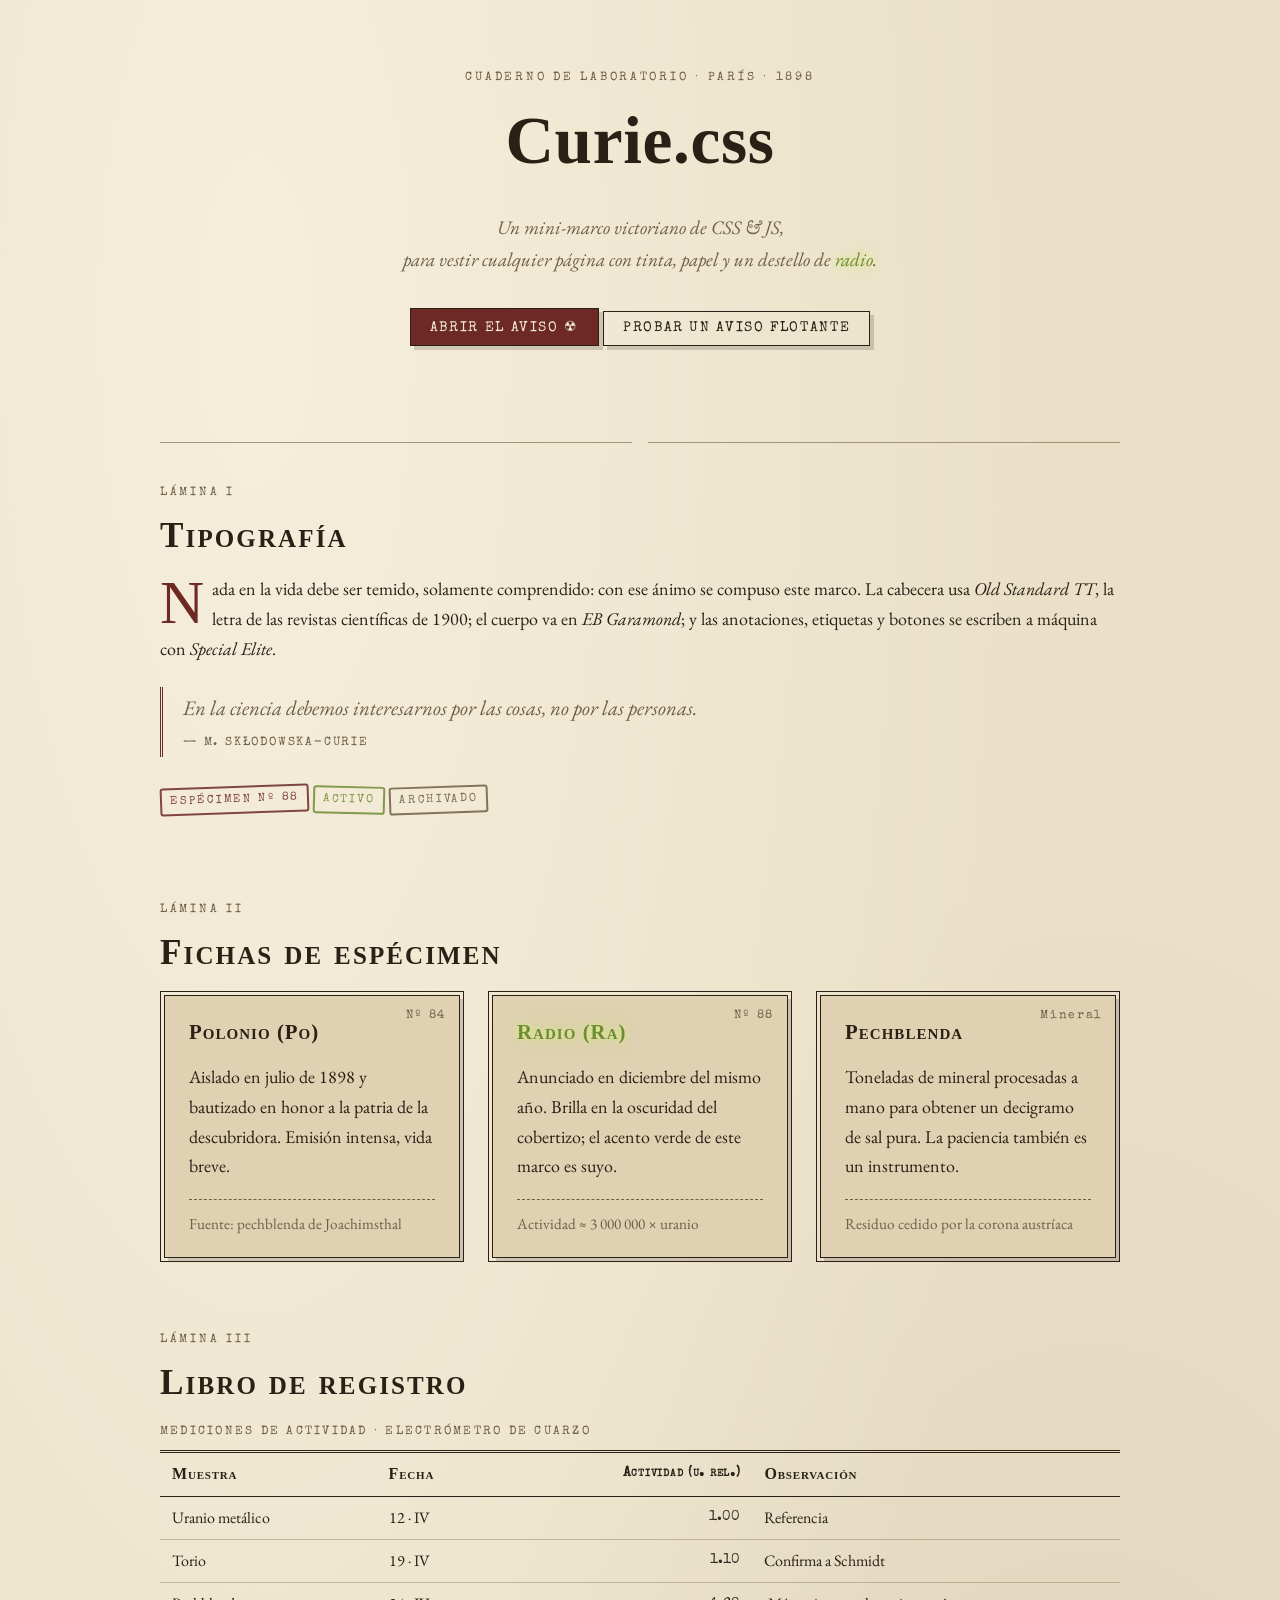
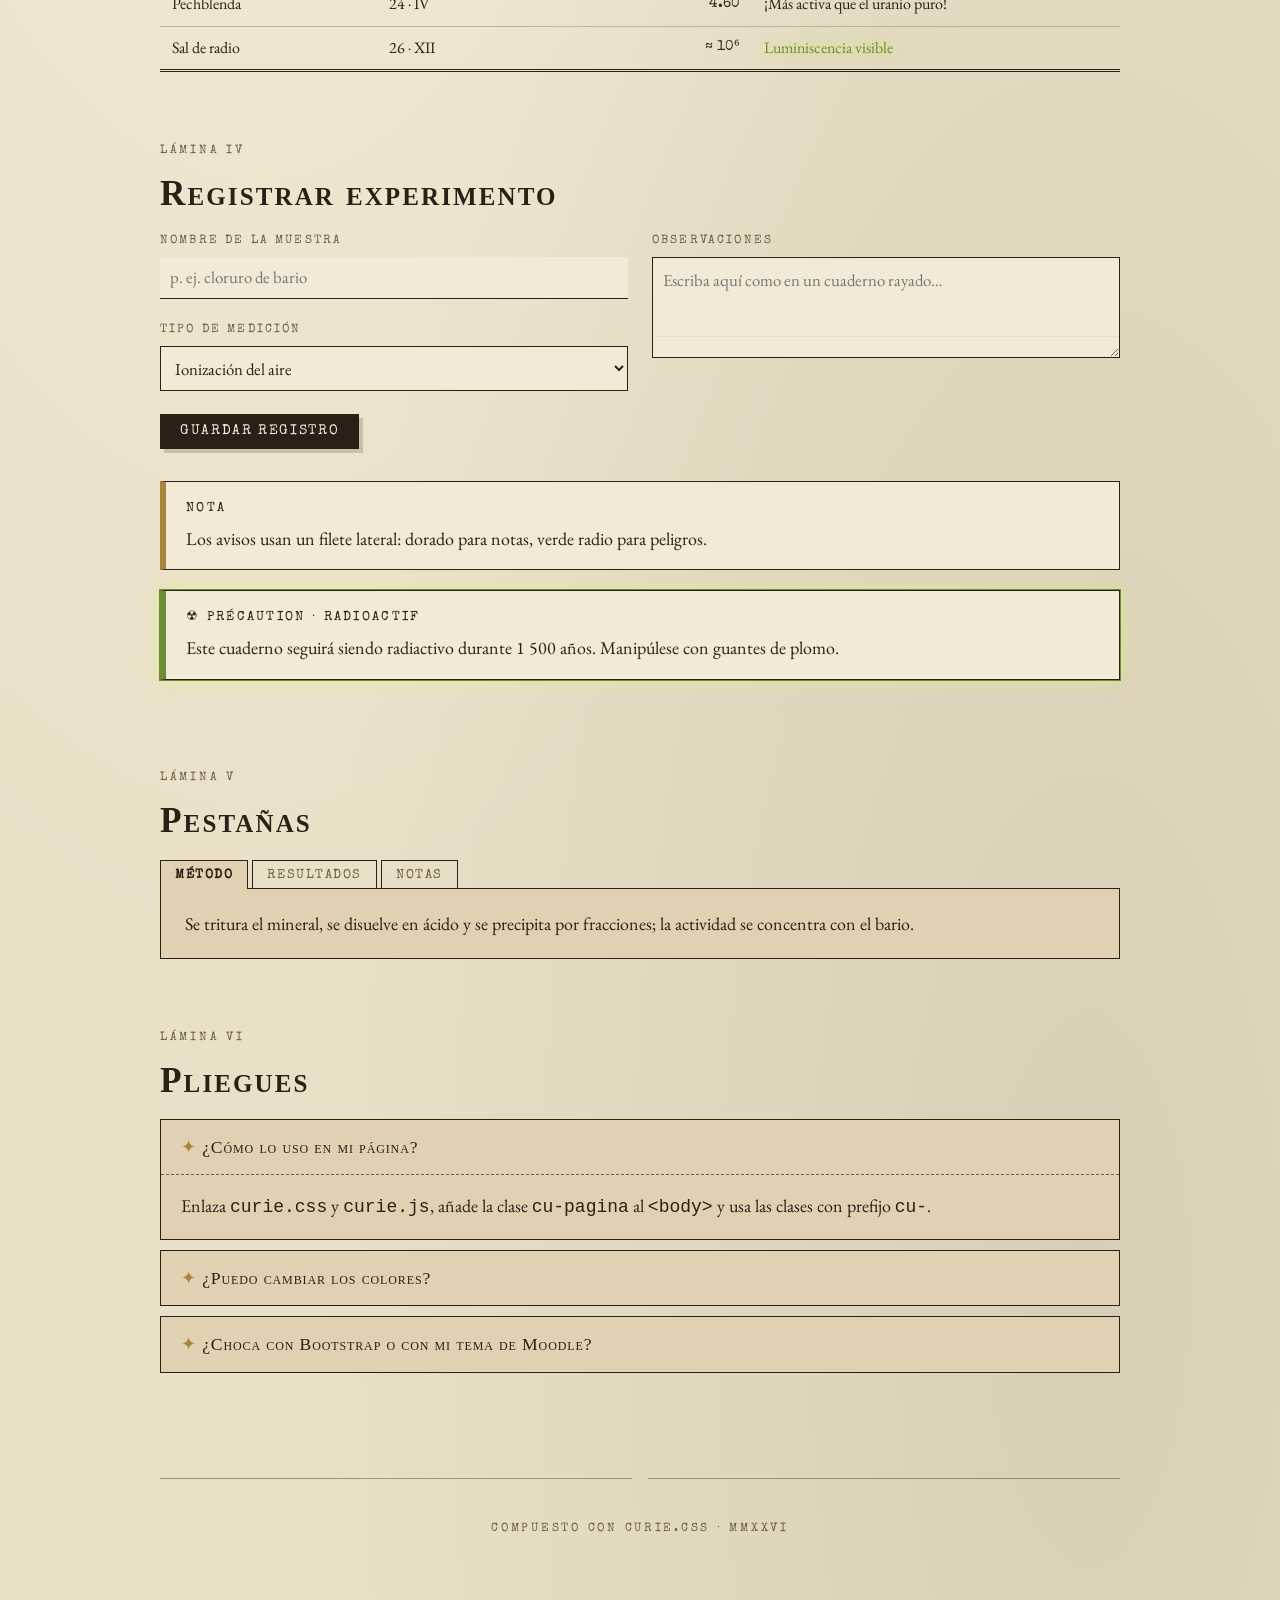
<file: index.html>
<!DOCTYPE html>
<html lang="es">
<head>
<meta charset="UTF-8">
<meta name="viewport" content="width=device-width, initial-scale=1.0">
<title>Curie.css — mini-marco victoriano</title>
<link rel="stylesheet" href="curie.css">
<script src="curie.js" defer></script>
</head>
<body class="cu-pagina">

  <!-- ═══ Portada ═══ -->
  <header class="cu-seccion cu-centrado">
    <div class="cu-contenedor">
      <p class="cu-pretitulo">Cuaderno de laboratorio · París · 1898</p>
      <h1>Curie.css</h1>
      <p class="cu-subtitulo">Un mini-marco victoriano de CSS &amp; JS,<br>para vestir cualquier página con tinta, papel y un destello de <span class="cu-fosforescente">radio</span>.</p>
      <div class="cu-mt-2">
        <button class="cu-btn cu-btn--granate" data-cu-abrir="#modal-aviso">Abrir el aviso ☢</button>
        <button class="cu-btn cu-btn--fantasma" onclick="CurieUI.avisar('❦ Anotado en el cuaderno.')">Probar un aviso flotante</button>
      </div>
    </div>
  </header>

  <div class="cu-contenedor">
    <hr class="cu-ornamento" aria-hidden="true"><span></span></hr>

    <!-- ═══ Tipografía ═══ -->
    <section class="cu-seccion" style="padding-top:0">
      <p class="cu-pretitulo">Lámina I</p>
      <h2>Tipografía</h2>
      <p class="cu-capitular">Nada en la vida debe ser temido, solamente comprendido: con ese ánimo se compuso este marco. La cabecera usa <em>Old Standard TT</em>, la letra de las revistas científicas de 1900; el cuerpo va en <em>EB Garamond</em>; y las anotaciones, etiquetas y botones se escriben a máquina con <em>Special Elite</em>.</p>
      <blockquote class="cu-cita">
        En la ciencia debemos interesarnos por las cosas, no por las personas.
        <cite>— M. Skłodowska-Curie</cite>
      </blockquote>
      <p>
        <span class="cu-sello">Espécimen nº 88</span>
        <span class="cu-sello cu-sello--radio">Activo</span>
        <span class="cu-sello cu-sello--sepia">Archivado</span>
      </p>
    </section>

    <!-- ═══ Fichas ═══ -->
    <section class="cu-seccion" style="padding-top:0">
      <p class="cu-pretitulo">Lámina II</p>
      <h2>Fichas de espécimen</h2>
      <div class="cu-fila cu-mt-1">
        <div class="cu-col cu-ficha">
          <span class="cu-ficha__num">Nº 84</span>
          <h3>Polonio (Po)</h3>
          <p>Aislado en julio de 1898 y bautizado en honor a la patria de la descubridora. Emisión intensa, vida breve.</p>
          <div class="cu-ficha__pie">Fuente: pechblenda de Joachimsthal</div>
        </div>
        <div class="cu-col cu-ficha">
          <span class="cu-ficha__num">Nº 88</span>
          <h3><span class="cu-fosforescente">Radio (Ra)</span></h3>
          <p>Anunciado en diciembre del mismo año. Brilla en la oscuridad del cobertizo; el acento verde de este marco es suyo.</p>
          <div class="cu-ficha__pie">Actividad ≈ 3 000 000 × uranio</div>
        </div>
        <div class="cu-col cu-ficha">
          <span class="cu-ficha__num">Mineral</span>
          <h3>Pechblenda</h3>
          <p>Toneladas de mineral procesadas a mano para obtener un decigramo de sal pura. La paciencia también es un instrumento.</p>
          <div class="cu-ficha__pie">Residuo cedido por la corona austríaca</div>
        </div>
      </div>
    </section>

    <!-- ═══ Tabla ═══ -->
    <section class="cu-seccion" style="padding-top:0">
      <p class="cu-pretitulo">Lámina III</p>
      <h2>Libro de registro</h2>
      <table class="cu-tabla cu-mt-1">
        <caption>Mediciones de actividad · electrómetro de cuarzo</caption>
        <thead>
          <tr><th>Muestra</th><th>Fecha</th><th class="cu-num">Actividad (u. rel.)</th><th>Observación</th></tr>
        </thead>
        <tbody>
          <tr><td>Uranio metálico</td><td>12 · IV</td><td class="cu-num">1.00</td><td>Referencia</td></tr>
          <tr><td>Torio</td><td>19 · IV</td><td class="cu-num">1.10</td><td>Confirma a Schmidt</td></tr>
          <tr><td>Pechblenda</td><td>24 · IV</td><td class="cu-num">4.60</td><td>¡Más activa que el uranio puro!</td></tr>
          <tr><td>Sal de radio</td><td>26 · XII</td><td class="cu-num">≈ 10⁶</td><td class="cu-fosforescente">Luminiscencia visible</td></tr>
        </tbody>
      </table>
    </section>

    <!-- ═══ Formulario ═══ -->
    <section class="cu-seccion" style="padding-top:0">
      <p class="cu-pretitulo">Lámina IV</p>
      <h2>Registrar experimento</h2>
      <div class="cu-fila cu-mt-1">
        <div class="cu-col">
          <div class="cu-campo">
            <label class="cu-etiqueta" for="muestra">Nombre de la muestra</label>
            <input class="cu-entrada" id="muestra" type="text" placeholder="p. ej. cloruro de bario">
          </div>
          <div class="cu-campo">
            <label class="cu-etiqueta" for="tipo">Tipo de medición</label>
            <select class="cu-selector" id="tipo">
              <option>Ionización del aire</option>
              <option>Fotografía por emanación</option>
              <option>Pesada en balanza</option>
            </select>
          </div>
          <button class="cu-btn" onclick="CurieUI.avisar('Registro guardado en el libro.')">Guardar registro</button>
        </div>
        <div class="cu-col">
          <div class="cu-campo">
            <label class="cu-etiqueta" for="notas">Observaciones</label>
            <textarea class="cu-area" id="notas" placeholder="Escriba aquí como en un cuaderno rayado…"></textarea>
          </div>
        </div>
      </div>

      <div class="cu-aviso cu-aviso--nota cu-mt-2">
        <span class="cu-aviso__titulo">Nota</span>
        Los avisos usan un filete lateral: dorado para notas, verde radio para peligros.
      </div>
      <div class="cu-aviso cu-aviso--peligro">
        <span class="cu-aviso__titulo">☢ Précaution · Radioactif</span>
        Este cuaderno seguirá siendo radiactivo durante 1 500 años. Manipúlese con guantes de plomo.
      </div>
    </section>

    <!-- ═══ Pestañas ═══ -->
    <section class="cu-seccion" style="padding-top:0">
      <p class="cu-pretitulo">Lámina V</p>
      <h2>Pestañas</h2>
      <div data-cu="pestanas" class="cu-mt-1">
        <div class="cu-pestanas__barra" role="tablist">
          <button class="cu-pestanas__btn">Método</button>
          <button class="cu-pestanas__btn">Resultados</button>
          <button class="cu-pestanas__btn">Notas</button>
        </div>
        <div class="cu-pestanas__panel">Se tritura el mineral, se disuelve en ácido y se precipita por fracciones; la actividad se concentra con el bario.</div>
        <div class="cu-pestanas__panel">Tras miles de cristalizaciones, la sal obtenida emite luz propia y mantiene su temperatura por encima de la ambiente.</div>
        <div class="cu-pestanas__panel">El cobertizo gotea cuando llueve; aun así, «fueron los años más felices de nuestra vida».</div>
      </div>
    </section>

    <!-- ═══ Pliegues ═══ -->
    <section class="cu-seccion" style="padding-top:0">
      <p class="cu-pretitulo">Lámina VI</p>
      <h2>Pliegues</h2>
      <div data-cu-exclusivo class="cu-mt-1">
        <details class="cu-pliegue" open>
          <summary>¿Cómo lo uso en mi página?</summary>
          <div>Enlaza <code>curie.css</code> y <code>curie.js</code>, añade la clase <code>cu-pagina</code> al <code>&lt;body&gt;</code> y usa las clases con prefijo <code>cu-</code>.</div>
        </details>
        <details class="cu-pliegue">
          <summary>¿Puedo cambiar los colores?</summary>
          <div>Sí: todo sale de variables CSS en <code>:root</code> (<code>--cu-papel</code>, <code>--cu-tinta</code>, <code>--cu-radio</code>…). Redefínelas y el marco entero cambia de época.</div>
        </details>
        <details class="cu-pliegue">
          <summary>¿Choca con Bootstrap o con mi tema de Moodle?</summary>
          <div>Todo va con prefijo <code>cu-</code> y la base solo aplica dentro de <code>.cu-pagina</code>, así que puede convivir con otros estilos o envolver solo una sección.</div>
        </details>
      </div>
    </section>

    <footer class="cu-seccion cu-centrado" style="padding-top:0">
      <hr class="cu-ornamento" aria-hidden="true"><span></span></hr>
      <p class="cu-pretitulo">Compuesto con Curie.css · MMXXVI</p>
    </footer>
  </div>

  <!-- ═══ Modal ═══ -->
  <div class="cu-modal" id="modal-aviso" role="dialog" aria-modal="true" aria-labelledby="modal-titulo">
    <div class="cu-modal__fondo"></div>
    <div class="cu-modal__caja">
      <button class="cu-modal__cerrar" aria-label="Cerrar">×</button>
      <p class="cu-pretitulo">Aviso del laboratorio</p>
      <h3 id="modal-titulo">Fosforescencia detectada</h3>
      <p>La muestra <span class="cu-fosforescente">Ra-88</span> emite luz sin fuente aparente. Se recomienda registrar la observación antes de cerrar el cuaderno.</p>
      <button class="cu-btn cu-btn--radio" onclick="CurieUI.avisar('Observación registrada.'); this.closest('.cu-modal').classList.remove('cu-abierto')">Registrar</button>
    </div>
  </div>

</body>
</html>
</file>
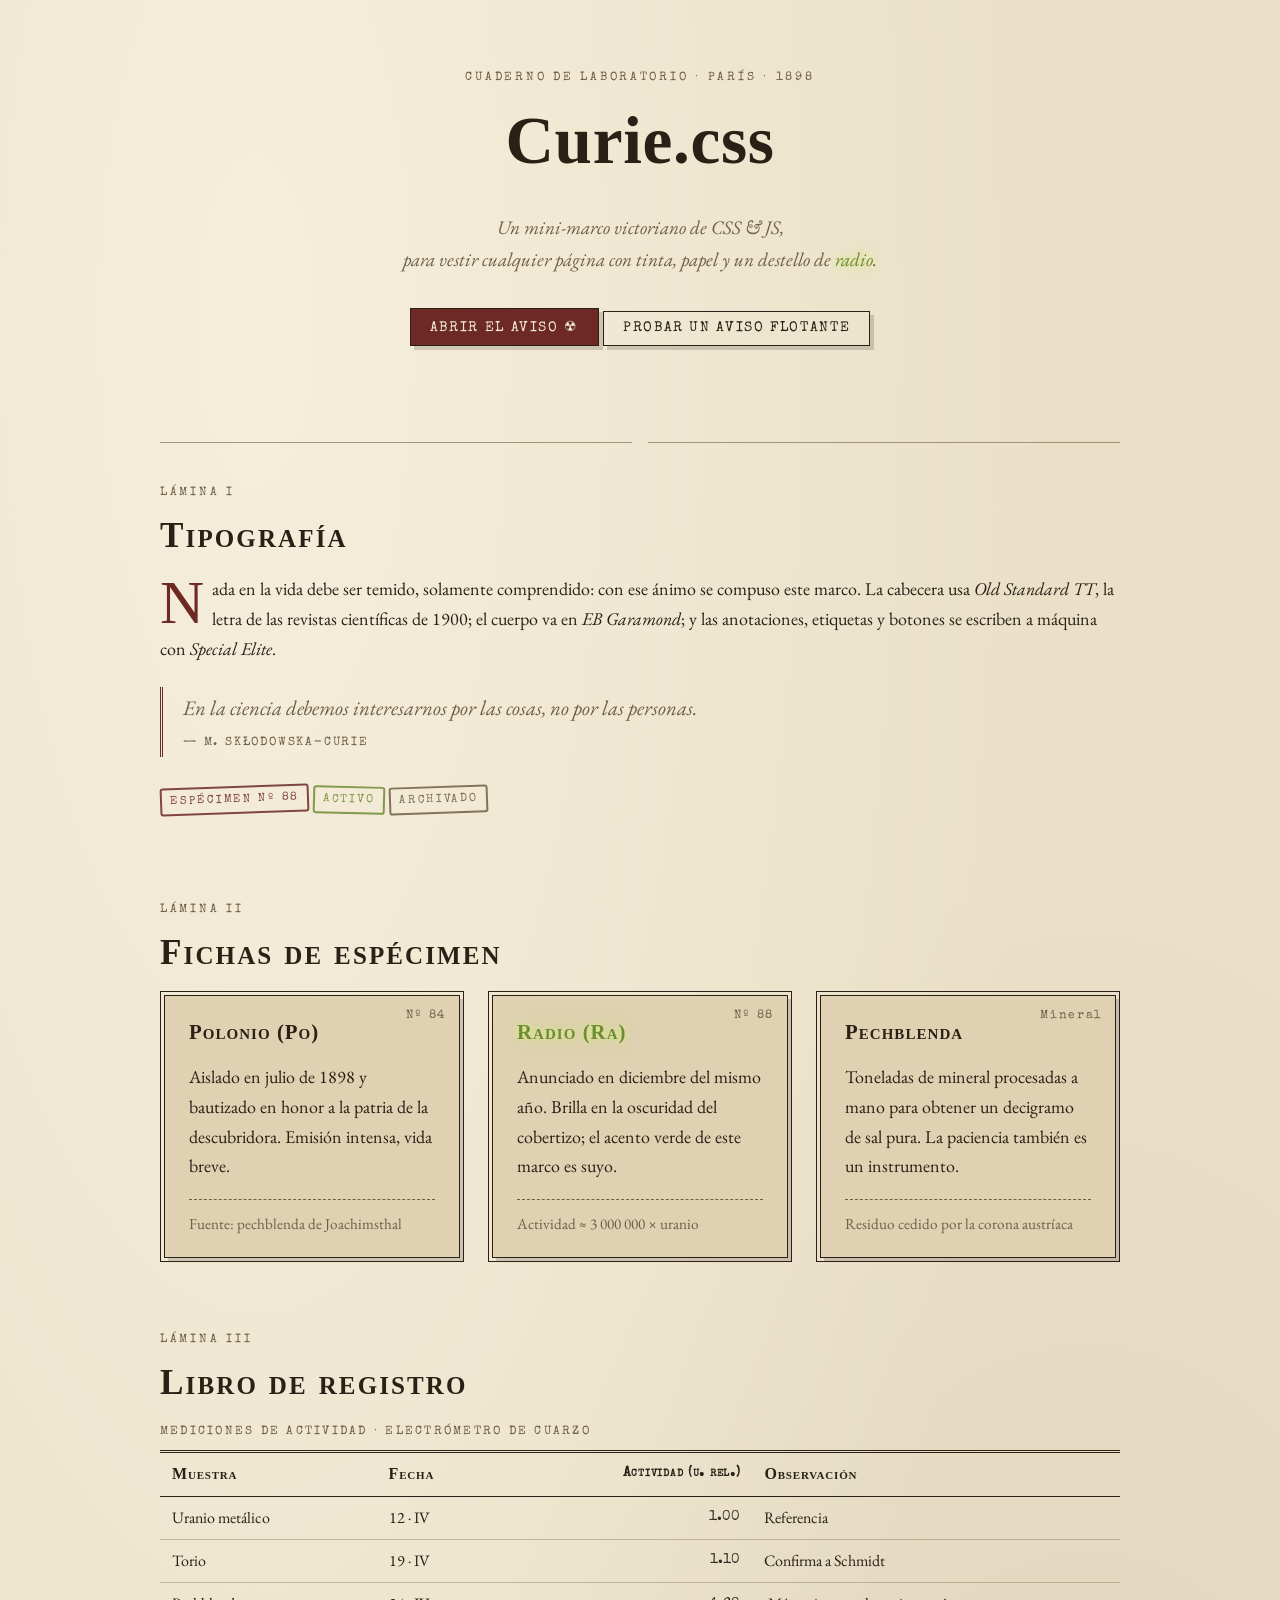
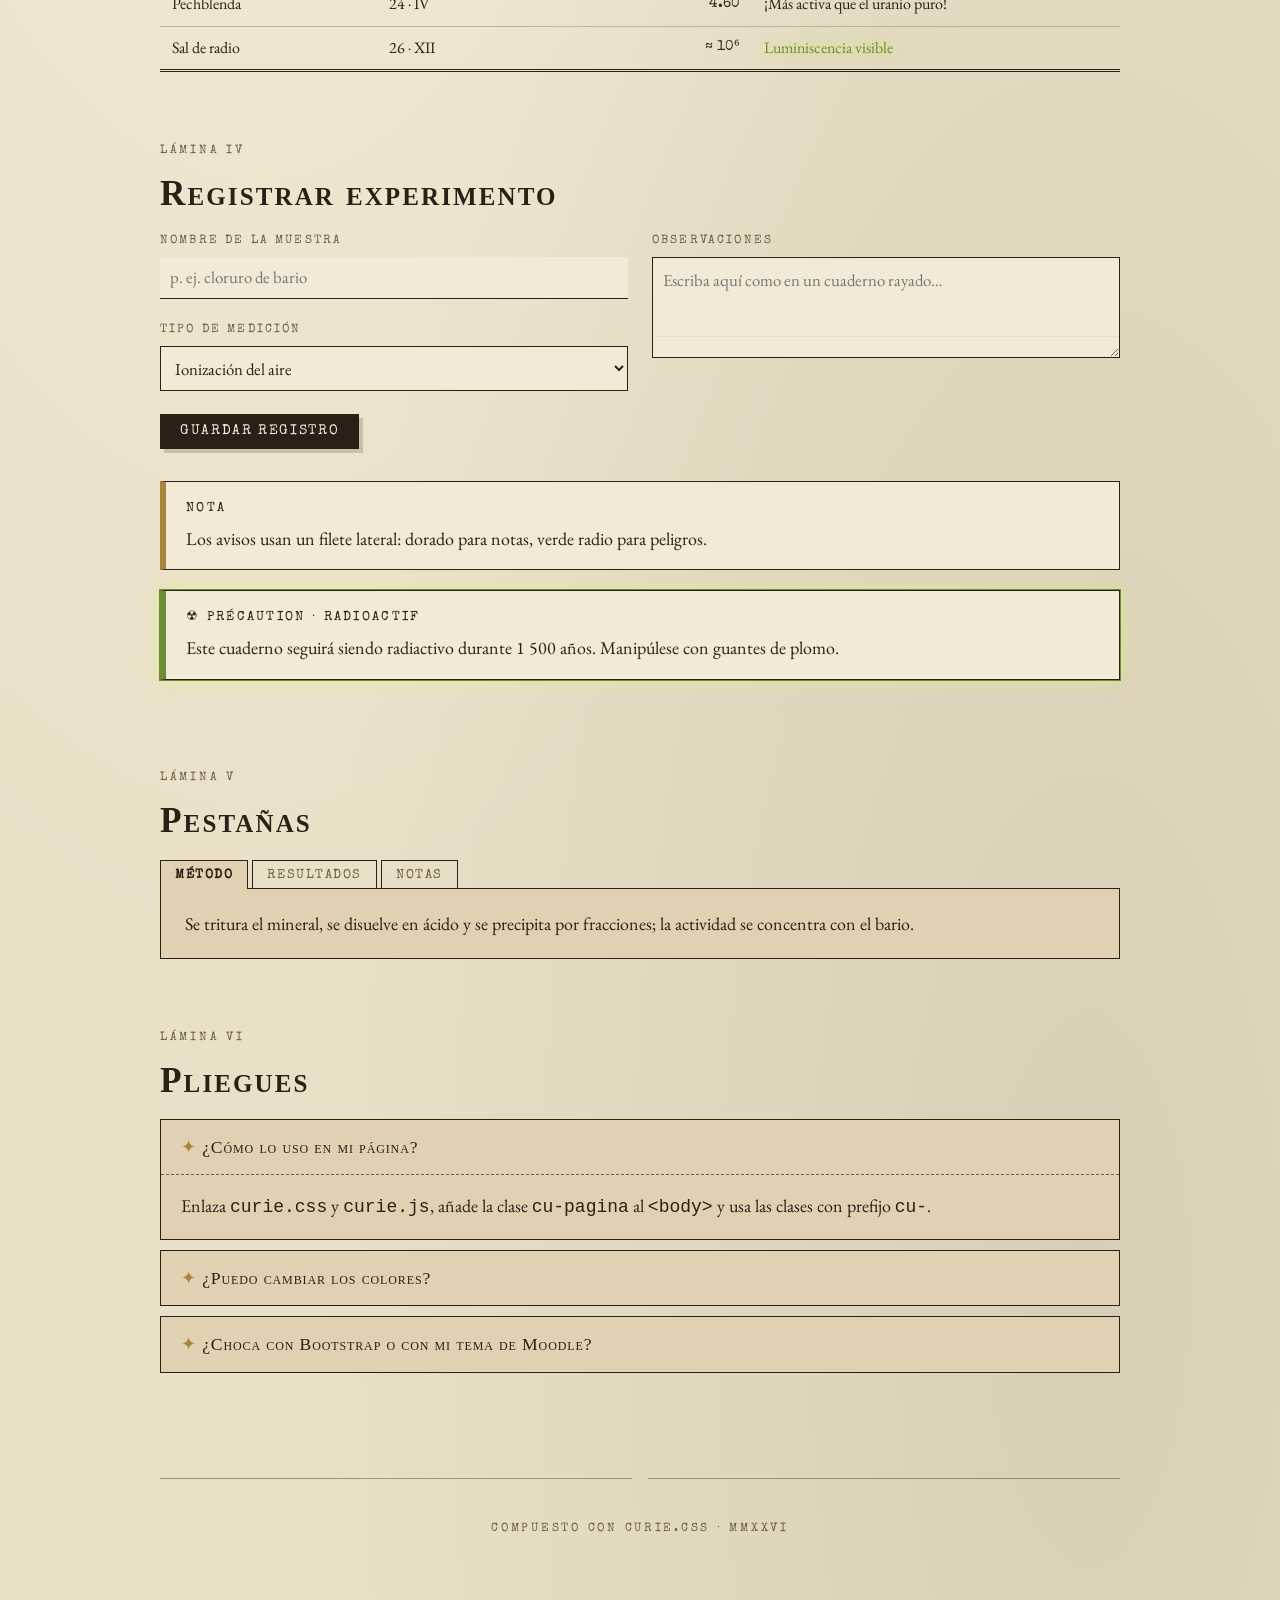
<file: demo.html>
<!DOCTYPE html>
<html lang="es">
<head>
<meta charset="UTF-8">
<meta name="viewport" content="width=device-width, initial-scale=1.0">
<title>Curie.css — mini-marco victoriano</title>
<style>
/* ═══════════════════════════════════════════════════════════════
   CURIE.CSS — Mini-marco de estilos victoriano · c. 1898
   Estética: cuaderno de laboratorio, tinta ferrogálica, papel
   envejecido y un acento fosforescente de radio.

   USO:
     <link rel="stylesheet" href="curie.css">
     <script src="curie.js" defer></script>
     <body class="cu-pagina"> ... </body>

   Todo va con prefijo .cu- para no chocar con otros estilos.
   ═══════════════════════════════════════════════════════════════ */

@import url('https://fonts.googleapis.com/css2?family=Old+Standard+TT:ital,wght@0,400;0,700;1,400&family=EB+Garamond:ital,wght@0,400;0,600;1,400&family=Special+Elite&display=swap');

/* ── 1. Variables ──────────────────────────────────────────── */
:root {
  --cu-papel:        #EAE0C8;   /* papel envejecido            */
  --cu-papel-oscuro: #DFD1B2;   /* paneles y fichas            */
  --cu-papel-claro:  #F2EAD6;   /* campos de formulario        */
  --cu-tinta:        #2A2016;   /* tinta ferrogálica           */
  --cu-sepia:        #6F5F45;   /* anotaciones secundarias     */
  --cu-granate:      #6D2A24;   /* acento victoriano (oxblood) */
  --cu-dorado:       #A8863D;   /* filos dorados               */
  --cu-radio:        #6E8C33;   /* verde radio                 */
  --cu-radio-luz:    #D6F27A;   /* fosforescencia              */

  --cu-serif:   'EB Garamond', Georgia, serif;
  --cu-titular: 'Old Standard TT', 'Times New Roman', serif;
  --cu-maquina: 'Special Elite', 'Courier New', monospace;

  --cu-borde:  1px solid var(--cu-tinta);
  --cu-sombra: 4px 4px 0 rgba(42, 32, 22, .18);
}

/* ── 2. Base (bajo .cu-pagina) ─────────────────────────────── */
.cu-pagina {
  margin: 0;
  background: var(--cu-papel);
  background-image:
    radial-gradient(ellipse at 20% 10%, rgba(255,250,235,.55), transparent 55%),
    radial-gradient(ellipse at 85% 90%, rgba(111, 95, 69,.14), transparent 50%);
  color: var(--cu-tinta);
  font-family: var(--cu-serif);
  font-size: 1.125rem;
  line-height: 1.65;
  -webkit-font-smoothing: antialiased;
}
.cu-pagina ::selection { background: var(--cu-radio-luz); color: var(--cu-tinta); }

.cu-pagina h1, .cu-pagina h2, .cu-pagina h3, .cu-pagina h4 {
  font-family: var(--cu-titular);
  font-weight: 700;
  line-height: 1.15;
  margin: 0 0 .5em;
  letter-spacing: .01em;
}
.cu-pagina h1 { font-size: clamp(2.4rem, 6vw, 4.2rem); }
.cu-pagina h2 { font-size: clamp(1.6rem, 3.5vw, 2.2rem); font-variant: small-caps; letter-spacing: .06em; }
.cu-pagina h3 { font-size: 1.3rem; }
.cu-pagina a { color: var(--cu-granate); text-decoration-thickness: 1px; text-underline-offset: 3px; }
.cu-pagina a:hover { color: var(--cu-tinta); }
.cu-pagina :focus-visible { outline: 2px dotted var(--cu-granate); outline-offset: 3px; }

.cu-contenedor { max-width: 960px; margin-inline: auto; padding: 0 1.25rem; }

/* Retícula sencilla */
.cu-fila { display: flex; flex-wrap: wrap; gap: 1.5rem; }
.cu-col  { flex: 1 1 240px; min-width: 0; }

/* ── 3. Tipografía ornamental ──────────────────────────────── */
.cu-pretitulo {                      /* «ceja» a máquina de escribir */
  font-family: var(--cu-maquina);
  font-size: .78rem;
  letter-spacing: .22em;
  text-transform: uppercase;
  color: var(--cu-sepia);
}
.cu-subtitulo { font-style: italic; color: var(--cu-sepia); font-size: 1.2rem; }

.cu-capitular::first-letter {        /* letra capitular */
  font-family: var(--cu-titular);
  float: left;
  font-size: 3.4em;
  line-height: .82;
  padding: .05em .12em 0 0;
  color: var(--cu-granate);
}

.cu-ornamento {                      /* separador ❦ */
  display: flex; align-items: center; gap: 1rem;
  border: 0; margin: 2.5rem 0;
  color: var(--cu-sepia);
}
.cu-ornamento::before, .cu-ornamento::after {
  content: ""; flex: 1; border-top: 1px solid var(--cu-sepia); opacity: .6;
}
.cu-ornamento::marker { content: none; }
.cu-ornamento > span::before { content: "❦"; font-size: 1.2rem; }

.cu-cita {
  margin: 1.5rem 0; padding: .25rem 1.25rem;
  border-left: 3px double var(--cu-granate);
  font-style: italic; font-size: 1.15em; color: var(--cu-sepia);
}
.cu-cita cite { display: block; font-style: normal; font-family: var(--cu-maquina); font-size: .75rem; letter-spacing: .15em; margin-top: .5rem; text-transform: uppercase; }

/* ── 4. Botones ────────────────────────────────────────────── */
.cu-btn {
  display: inline-block;
  font-family: var(--cu-maquina);
  font-size: .85rem;
  letter-spacing: .12em;
  text-transform: uppercase;
  text-decoration: none;
  color: var(--cu-papel-claro);
  background: var(--cu-tinta);
  border: var(--cu-borde);
  box-shadow: var(--cu-sombra);
  padding: .7em 1.4em;
  cursor: pointer;
  transition: transform .12s ease, box-shadow .12s ease;
}
.cu-btn:hover  { transform: translate(-1px,-1px); box-shadow: 5px 5px 0 rgba(42,32,22,.22); }
.cu-btn:active { transform: translate(2px,2px);  box-shadow: 1px 1px 0 rgba(42,32,22,.25); }
.cu-btn--granate  { background: var(--cu-granate); }
.cu-btn--radio    { background: var(--cu-radio); color: #fff; }
.cu-btn--fantasma { background: transparent; color: var(--cu-tinta); }

/* ── 5. Fichas (cards) ─────────────────────────────────────── */
.cu-ficha {
  background: var(--cu-papel-oscuro);
  border: var(--cu-borde);
  outline: 1px solid var(--cu-tinta);
  outline-offset: 3px;               /* doble filete victoriano */
  box-shadow: var(--cu-sombra);
  padding: 1.5rem 1.5rem 1.25rem;
  position: relative;
  margin: 4px;                       /* aire para el outline    */
}
.cu-ficha__num {                     /* nº de espécimen, esquina */
  position: absolute; top: .6rem; right: .8rem;
  font-family: var(--cu-maquina); font-size: .72rem;
  letter-spacing: .15em; color: var(--cu-sepia);
}
.cu-ficha h3 { font-variant: small-caps; letter-spacing: .05em; }
.cu-ficha__pie { margin-top: 1rem; padding-top: .75rem; border-top: 1px dashed var(--cu-sepia); font-size: .95rem; color: var(--cu-sepia); }

/* ── 6. Tablas (libro de registro) ─────────────────────────── */
.cu-tabla {
  width: 100%; border-collapse: collapse;
  border-top: 3px double var(--cu-tinta);
  border-bottom: 3px double var(--cu-tinta);
  font-size: 1rem;
}
.cu-tabla caption {
  caption-side: top; text-align: left;
  font-family: var(--cu-maquina); font-size: .78rem;
  letter-spacing: .18em; text-transform: uppercase;
  color: var(--cu-sepia); padding-bottom: .5rem;
}
.cu-tabla th {
  font-family: var(--cu-titular); font-variant: small-caps;
  letter-spacing: .05em; text-align: left;
  border-bottom: 1px solid var(--cu-tinta);
  padding: .5rem .75rem;
}
.cu-tabla td { padding: .5rem .75rem; border-bottom: 1px solid rgba(111,95,69,.35); }
.cu-tabla tbody tr:hover { background: rgba(214,242,122,.25); }
.cu-tabla .cu-num { font-family: var(--cu-maquina); font-size: .9rem; text-align: right; }

/* ── 7. Formularios (renglones de cuaderno) ────────────────── */
.cu-campo { margin-bottom: 1.4rem; }
.cu-etiqueta {
  display: block;
  font-family: var(--cu-maquina); font-size: .75rem;
  letter-spacing: .18em; text-transform: uppercase;
  color: var(--cu-sepia); margin-bottom: .35rem;
}
.cu-entrada, .cu-area, .cu-selector {
  width: 100%; box-sizing: border-box;
  font-family: var(--cu-serif); font-size: 1.05rem;
  color: var(--cu-tinta);
  background: var(--cu-papel-claro);
  border: 0; border-bottom: 1px solid var(--cu-tinta);
  padding: .55em .6em;
}
.cu-area { border: var(--cu-borde); min-height: 6em; resize: vertical;
  background-image: repeating-linear-gradient(transparent, transparent 1.55em, rgba(111,95,69,.25) 1.56em);
  line-height: 1.6em;
}
.cu-selector { border: var(--cu-borde); }
.cu-entrada:focus, .cu-area:focus, .cu-selector:focus { border-color: var(--cu-granate); }

/* ── 8. Avisos y sellos ────────────────────────────────────── */
.cu-aviso {
  border: var(--cu-borde); border-left-width: 6px;
  background: var(--cu-papel-claro);
  padding: 1rem 1.25rem; margin: 1.25rem 0;
}
.cu-aviso--nota    { border-left-color: var(--cu-dorado); }
.cu-aviso--peligro {
  border-left-color: var(--cu-radio);
  box-shadow: 0 0 0 1px var(--cu-radio), 0 0 18px rgba(214,242,122,.6);
}
.cu-aviso__titulo { font-family: var(--cu-maquina); font-size: .8rem; letter-spacing: .18em; text-transform: uppercase; display: block; margin-bottom: .3rem; }

.cu-sello {                          /* sello de tampón */
  display: inline-block;
  font-family: var(--cu-maquina); font-size: .72rem;
  letter-spacing: .15em; text-transform: uppercase;
  color: var(--cu-granate);
  border: 2px solid var(--cu-granate); border-radius: 3px;
  padding: .2em .7em; transform: rotate(-2deg);
  opacity: .85;
}
.cu-sello--radio { color: var(--cu-radio); border-color: var(--cu-radio); transform: rotate(1.5deg); }
.cu-sello--sepia { color: var(--cu-sepia); border-color: var(--cu-sepia); }

/* ── 9. Firma: fosforescencia de radio ─────────────────────── */
.cu-fosforescente {
  color: var(--cu-radio);
  text-shadow: 0 0 6px rgba(214,242,122,.9), 0 0 18px rgba(214,242,122,.55);
  animation: cu-latido 3.2s ease-in-out infinite;
}
@keyframes cu-latido {
  0%, 100% { text-shadow: 0 0 5px rgba(214,242,122,.75), 0 0 14px rgba(214,242,122,.4); }
  50%      { text-shadow: 0 0 9px rgba(214,242,122,1),  0 0 26px rgba(214,242,122,.75); }
}
@media (prefers-reduced-motion: reduce) {
  .cu-fosforescente { animation: none; }
  .cu-btn { transition: none; }
}

/* ── 10. Pestañas ──────────────────────────────────────────── */
.cu-pestanas__barra { display: flex; gap: .25rem; border-bottom: var(--cu-borde); flex-wrap: wrap; }
.cu-pestanas__btn {
  font-family: var(--cu-maquina); font-size: .8rem;
  letter-spacing: .12em; text-transform: uppercase;
  background: transparent; color: var(--cu-sepia);
  border: var(--cu-borde); border-bottom: 0;
  padding: .55em 1.1em; cursor: pointer;
  transform: translateY(1px);
}
.cu-pestanas__btn[aria-selected="true"] {
  background: var(--cu-papel-oscuro); color: var(--cu-tinta); font-weight: 700;
}
.cu-pestanas__panel { border: var(--cu-borde); border-top: 0; background: var(--cu-papel-oscuro); padding: 1.25rem 1.5rem; }
.cu-pestanas__panel[hidden] { display: none; }

/* ── 11. Pliegues (acordeón con <details>) ─────────────────── */
.cu-pliegue { border: var(--cu-borde); background: var(--cu-papel-oscuro); margin-bottom: .6rem; }
.cu-pliegue summary {
  cursor: pointer; list-style: none;
  font-family: var(--cu-titular); font-variant: small-caps;
  letter-spacing: .05em; font-size: 1.1rem;
  padding: .8rem 1.25rem;
}
.cu-pliegue summary::before { content: "✦ "; color: var(--cu-dorado); }
.cu-pliegue[open] summary { border-bottom: 1px dashed var(--cu-sepia); }
.cu-pliegue > div { padding: 1rem 1.25rem; }

/* ── 12. Modal y avisos flotantes ──────────────────────────── */
.cu-modal { position: fixed; inset: 0; display: none; place-items: center; z-index: 60; }
.cu-modal.cu-abierto { display: grid; }
.cu-modal__fondo { position: absolute; inset: 0; background: rgba(42,32,22,.55); }
.cu-modal__caja {
  position: relative; background: var(--cu-papel);
  border: var(--cu-borde); outline: 1px solid var(--cu-tinta); outline-offset: 4px;
  box-shadow: 8px 8px 0 rgba(42,32,22,.3);
  max-width: 420px; width: calc(100% - 3rem);
  padding: 1.75rem;
}
.cu-modal__cerrar { position: absolute; top: .4rem; right: .6rem; background: none; border: 0; font-size: 1.4rem; cursor: pointer; color: var(--cu-sepia); }

.cu-toast {
  position: fixed; left: 50%; bottom: 1.5rem; transform: translateX(-50%);
  background: var(--cu-tinta); color: var(--cu-papel-claro);
  font-family: var(--cu-maquina); font-size: .82rem; letter-spacing: .1em;
  border: 1px solid var(--cu-dorado);
  padding: .7em 1.4em; z-index: 70;
  box-shadow: var(--cu-sombra);
}

/* ── 13. Utilidades mínimas ────────────────────────────────── */
.cu-centrado { text-align: center; }
.cu-mt-1 { margin-top: 1rem; } .cu-mt-2 { margin-top: 2rem; } .cu-mt-3 { margin-top: 3rem; }
.cu-mb-1 { margin-bottom: 1rem; } .cu-mb-2 { margin-bottom: 2rem; }
.cu-seccion { padding: 3.5rem 0; }
.cu-oculto { display: none !important; }

@media (max-width: 720px) {
  .cu-pagina { font-size: 1.05rem; }
  .cu-fila { gap: 1rem; }
}

</style>
<script>
/* ═══════════════════════════════════════════════════════════
   CURIE.JS — comportamiento mínimo del mini-marco Curie.css
   Sin dependencias. Se auto-inicializa con atributos data-cu.
   API pública: window.CurieUI.avisar('mensaje')
   ═══════════════════════════════════════════════════════════ */
(function () {
  'use strict';

  /* ── Avisos flotantes (toast) ─────────────────────────── */
  function avisar(mensaje, duracion) {
    var t = document.createElement('div');
    t.className = 'cu-toast';
    t.setAttribute('role', 'status');
    t.textContent = mensaje;
    document.body.appendChild(t);
    setTimeout(function () { t.remove(); }, duracion || 3200);
  }

  /* ── Pestañas: <div data-cu="pestanas"> ───────────────── */
  function iniciarPestanas(raiz) {
    var botones = raiz.querySelectorAll('.cu-pestanas__btn');
    var paneles = raiz.querySelectorAll('.cu-pestanas__panel');
    botones.forEach(function (btn, i) {
      btn.setAttribute('role', 'tab');
      btn.setAttribute('aria-selected', i === 0 ? 'true' : 'false');
      if (paneles[i] && i !== 0) paneles[i].hidden = true;
      btn.addEventListener('click', function () {
        botones.forEach(function (b, j) {
          b.setAttribute('aria-selected', b === btn ? 'true' : 'false');
          if (paneles[j]) paneles[j].hidden = (b !== btn);
        });
      });
    });
  }

  /* ── Modal: disparador [data-cu-abrir="#id"] ──────────── */
  function iniciarModales() {
    document.addEventListener('click', function (ev) {
      var disparador = ev.target.closest('[data-cu-abrir]');
      if (disparador) {
        var modal = document.querySelector(disparador.getAttribute('data-cu-abrir'));
        if (modal) { modal.classList.add('cu-abierto'); }
        return;
      }
      if (ev.target.closest('.cu-modal__cerrar') || ev.target.classList.contains('cu-modal__fondo')) {
        var abierto = ev.target.closest('.cu-modal');
        if (abierto) abierto.classList.remove('cu-abierto');
      }
    });
    document.addEventListener('keydown', function (ev) {
      if (ev.key === 'Escape') {
        document.querySelectorAll('.cu-modal.cu-abierto').forEach(function (m) {
          m.classList.remove('cu-abierto');
        });
      }
    });
  }

  /* ── Acordeón exclusivo: contenedor [data-cu-exclusivo] ─ */
  function iniciarPliegues() {
    document.querySelectorAll('[data-cu-exclusivo]').forEach(function (grupo) {
      grupo.addEventListener('toggle', function (ev) {
        if (ev.target.open) {
          grupo.querySelectorAll('details[open]').forEach(function (d) {
            if (d !== ev.target) d.open = false;
          });
        }
      }, true);
    });
  }

  /* ── Arranque ─────────────────────────────────────────── */
  function iniciar() {
    document.querySelectorAll('[data-cu="pestanas"]').forEach(iniciarPestanas);
    iniciarModales();
    iniciarPliegues();
  }
  if (document.readyState === 'loading') {
    document.addEventListener('DOMContentLoaded', iniciar);
  } else {
    iniciar();
  }

  window.CurieUI = { avisar: avisar };
})();

</script>
</head>
<body class="cu-pagina">

  <!-- ═══ Portada ═══ -->
  <header class="cu-seccion cu-centrado">
    <div class="cu-contenedor">
      <p class="cu-pretitulo">Cuaderno de laboratorio · París · 1898</p>
      <h1>Curie.css</h1>
      <p class="cu-subtitulo">Un mini-marco victoriano de CSS &amp; JS,<br>para vestir cualquier página con tinta, papel y un destello de <span class="cu-fosforescente">radio</span>.</p>
      <div class="cu-mt-2">
        <button class="cu-btn cu-btn--granate" data-cu-abrir="#modal-aviso">Abrir el aviso ☢</button>
        <button class="cu-btn cu-btn--fantasma" onclick="CurieUI.avisar('❦ Anotado en el cuaderno.')">Probar un aviso flotante</button>
      </div>
    </div>
  </header>

  <div class="cu-contenedor">
    <hr class="cu-ornamento" aria-hidden="true"><span></span></hr>

    <!-- ═══ Tipografía ═══ -->
    <section class="cu-seccion" style="padding-top:0">
      <p class="cu-pretitulo">Lámina I</p>
      <h2>Tipografía</h2>
      <p class="cu-capitular">Nada en la vida debe ser temido, solamente comprendido: con ese ánimo se compuso este marco. La cabecera usa <em>Old Standard TT</em>, la letra de las revistas científicas de 1900; el cuerpo va en <em>EB Garamond</em>; y las anotaciones, etiquetas y botones se escriben a máquina con <em>Special Elite</em>.</p>
      <blockquote class="cu-cita">
        En la ciencia debemos interesarnos por las cosas, no por las personas.
        <cite>— M. Skłodowska-Curie</cite>
      </blockquote>
      <p>
        <span class="cu-sello">Espécimen nº 88</span>
        <span class="cu-sello cu-sello--radio">Activo</span>
        <span class="cu-sello cu-sello--sepia">Archivado</span>
      </p>
    </section>

    <!-- ═══ Fichas ═══ -->
    <section class="cu-seccion" style="padding-top:0">
      <p class="cu-pretitulo">Lámina II</p>
      <h2>Fichas de espécimen</h2>
      <div class="cu-fila cu-mt-1">
        <div class="cu-col cu-ficha">
          <span class="cu-ficha__num">Nº 84</span>
          <h3>Polonio (Po)</h3>
          <p>Aislado en julio de 1898 y bautizado en honor a la patria de la descubridora. Emisión intensa, vida breve.</p>
          <div class="cu-ficha__pie">Fuente: pechblenda de Joachimsthal</div>
        </div>
        <div class="cu-col cu-ficha">
          <span class="cu-ficha__num">Nº 88</span>
          <h3><span class="cu-fosforescente">Radio (Ra)</span></h3>
          <p>Anunciado en diciembre del mismo año. Brilla en la oscuridad del cobertizo; el acento verde de este marco es suyo.</p>
          <div class="cu-ficha__pie">Actividad ≈ 3 000 000 × uranio</div>
        </div>
        <div class="cu-col cu-ficha">
          <span class="cu-ficha__num">Mineral</span>
          <h3>Pechblenda</h3>
          <p>Toneladas de mineral procesadas a mano para obtener un decigramo de sal pura. La paciencia también es un instrumento.</p>
          <div class="cu-ficha__pie">Residuo cedido por la corona austríaca</div>
        </div>
      </div>
    </section>

    <!-- ═══ Tabla ═══ -->
    <section class="cu-seccion" style="padding-top:0">
      <p class="cu-pretitulo">Lámina III</p>
      <h2>Libro de registro</h2>
      <table class="cu-tabla cu-mt-1">
        <caption>Mediciones de actividad · electrómetro de cuarzo</caption>
        <thead>
          <tr><th>Muestra</th><th>Fecha</th><th class="cu-num">Actividad (u. rel.)</th><th>Observación</th></tr>
        </thead>
        <tbody>
          <tr><td>Uranio metálico</td><td>12 · IV</td><td class="cu-num">1.00</td><td>Referencia</td></tr>
          <tr><td>Torio</td><td>19 · IV</td><td class="cu-num">1.10</td><td>Confirma a Schmidt</td></tr>
          <tr><td>Pechblenda</td><td>24 · IV</td><td class="cu-num">4.60</td><td>¡Más activa que el uranio puro!</td></tr>
          <tr><td>Sal de radio</td><td>26 · XII</td><td class="cu-num">≈ 10⁶</td><td class="cu-fosforescente">Luminiscencia visible</td></tr>
        </tbody>
      </table>
    </section>

    <!-- ═══ Formulario ═══ -->
    <section class="cu-seccion" style="padding-top:0">
      <p class="cu-pretitulo">Lámina IV</p>
      <h2>Registrar experimento</h2>
      <div class="cu-fila cu-mt-1">
        <div class="cu-col">
          <div class="cu-campo">
            <label class="cu-etiqueta" for="muestra">Nombre de la muestra</label>
            <input class="cu-entrada" id="muestra" type="text" placeholder="p. ej. cloruro de bario">
          </div>
          <div class="cu-campo">
            <label class="cu-etiqueta" for="tipo">Tipo de medición</label>
            <select class="cu-selector" id="tipo">
              <option>Ionización del aire</option>
              <option>Fotografía por emanación</option>
              <option>Pesada en balanza</option>
            </select>
          </div>
          <button class="cu-btn" onclick="CurieUI.avisar('Registro guardado en el libro.')">Guardar registro</button>
        </div>
        <div class="cu-col">
          <div class="cu-campo">
            <label class="cu-etiqueta" for="notas">Observaciones</label>
            <textarea class="cu-area" id="notas" placeholder="Escriba aquí como en un cuaderno rayado…"></textarea>
          </div>
        </div>
      </div>

      <div class="cu-aviso cu-aviso--nota cu-mt-2">
        <span class="cu-aviso__titulo">Nota</span>
        Los avisos usan un filete lateral: dorado para notas, verde radio para peligros.
      </div>
      <div class="cu-aviso cu-aviso--peligro">
        <span class="cu-aviso__titulo">☢ Précaution · Radioactif</span>
        Este cuaderno seguirá siendo radiactivo durante 1 500 años. Manipúlese con guantes de plomo.
      </div>
    </section>

    <!-- ═══ Pestañas ═══ -->
    <section class="cu-seccion" style="padding-top:0">
      <p class="cu-pretitulo">Lámina V</p>
      <h2>Pestañas</h2>
      <div data-cu="pestanas" class="cu-mt-1">
        <div class="cu-pestanas__barra" role="tablist">
          <button class="cu-pestanas__btn">Método</button>
          <button class="cu-pestanas__btn">Resultados</button>
          <button class="cu-pestanas__btn">Notas</button>
        </div>
        <div class="cu-pestanas__panel">Se tritura el mineral, se disuelve en ácido y se precipita por fracciones; la actividad se concentra con el bario.</div>
        <div class="cu-pestanas__panel">Tras miles de cristalizaciones, la sal obtenida emite luz propia y mantiene su temperatura por encima de la ambiente.</div>
        <div class="cu-pestanas__panel">El cobertizo gotea cuando llueve; aun así, «fueron los años más felices de nuestra vida».</div>
      </div>
    </section>

    <!-- ═══ Pliegues ═══ -->
    <section class="cu-seccion" style="padding-top:0">
      <p class="cu-pretitulo">Lámina VI</p>
      <h2>Pliegues</h2>
      <div data-cu-exclusivo class="cu-mt-1">
        <details class="cu-pliegue" open>
          <summary>¿Cómo lo uso en mi página?</summary>
          <div>Enlaza <code>curie.css</code> y <code>curie.js</code>, añade la clase <code>cu-pagina</code> al <code>&lt;body&gt;</code> y usa las clases con prefijo <code>cu-</code>.</div>
        </details>
        <details class="cu-pliegue">
          <summary>¿Puedo cambiar los colores?</summary>
          <div>Sí: todo sale de variables CSS en <code>:root</code> (<code>--cu-papel</code>, <code>--cu-tinta</code>, <code>--cu-radio</code>…). Redefínelas y el marco entero cambia de época.</div>
        </details>
        <details class="cu-pliegue">
          <summary>¿Choca con Bootstrap o con mi tema de Moodle?</summary>
          <div>Todo va con prefijo <code>cu-</code> y la base solo aplica dentro de <code>.cu-pagina</code>, así que puede convivir con otros estilos o envolver solo una sección.</div>
        </details>
      </div>
    </section>

    <footer class="cu-seccion cu-centrado" style="padding-top:0">
      <hr class="cu-ornamento" aria-hidden="true"><span></span></hr>
      <p class="cu-pretitulo">Compuesto con Curie.css · MMXXVI</p>
    </footer>
  </div>

  <!-- ═══ Modal ═══ -->
  <div class="cu-modal" id="modal-aviso" role="dialog" aria-modal="true" aria-labelledby="modal-titulo">
    <div class="cu-modal__fondo"></div>
    <div class="cu-modal__caja">
      <button class="cu-modal__cerrar" aria-label="Cerrar">×</button>
      <p class="cu-pretitulo">Aviso del laboratorio</p>
      <h3 id="modal-titulo">Fosforescencia detectada</h3>
      <p>La muestra <span class="cu-fosforescente">Ra-88</span> emite luz sin fuente aparente. Se recomienda registrar la observación antes de cerrar el cuaderno.</p>
      <button class="cu-btn cu-btn--radio" onclick="CurieUI.avisar('Observación registrada.'); this.closest('.cu-modal').classList.remove('cu-abierto')">Registrar</button>
    </div>
  </div>

</body>
</html>
</file>
<file: curie.css>
/* ═══════════════════════════════════════════════════════════════
   CURIE.CSS — Mini-marco de estilos victoriano · c. 1898
   Estética: cuaderno de laboratorio, tinta ferrogálica, papel
   envejecido y un acento fosforescente de radio.

   USO:
     <link rel="stylesheet" href="curie.css">
     <script src="curie.js" defer></script>
     <body class="cu-pagina"> ... </body>

   Todo va con prefijo .cu- para no chocar con otros estilos.
   ═══════════════════════════════════════════════════════════════ */

@import url('https://fonts.googleapis.com/css2?family=Old+Standard+TT:ital,wght@0,400;0,700;1,400&family=EB+Garamond:ital,wght@0,400;0,600;1,400&family=Special+Elite&display=swap');

/* ── 1. Variables ──────────────────────────────────────────── */
:root {
  --cu-papel:        #EAE0C8;   /* papel envejecido            */
  --cu-papel-oscuro: #DFD1B2;   /* paneles y fichas            */
  --cu-papel-claro:  #F2EAD6;   /* campos de formulario        */
  --cu-tinta:        #2A2016;   /* tinta ferrogálica           */
  --cu-sepia:        #6F5F45;   /* anotaciones secundarias     */
  --cu-granate:      #6D2A24;   /* acento victoriano (oxblood) */
  --cu-dorado:       #A8863D;   /* filos dorados               */
  --cu-radio:        #6E8C33;   /* verde radio                 */
  --cu-radio-luz:    #D6F27A;   /* fosforescencia              */

  --cu-serif:   'EB Garamond', Georgia, serif;
  --cu-titular: 'Old Standard TT', 'Times New Roman', serif;
  --cu-maquina: 'Special Elite', 'Courier New', monospace;

  --cu-borde:  1px solid var(--cu-tinta);
  --cu-sombra: 4px 4px 0 rgba(42, 32, 22, .18);
}

/* ── 2. Base (bajo .cu-pagina) ─────────────────────────────── */
.cu-pagina {
  margin: 0;
  background: var(--cu-papel);
  background-image:
    radial-gradient(ellipse at 20% 10%, rgba(255,250,235,.55), transparent 55%),
    radial-gradient(ellipse at 85% 90%, rgba(111, 95, 69,.14), transparent 50%);
  color: var(--cu-tinta);
  font-family: var(--cu-serif);
  font-size: 1.125rem;
  line-height: 1.65;
  -webkit-font-smoothing: antialiased;
}
.cu-pagina ::selection { background: var(--cu-radio-luz); color: var(--cu-tinta); }

.cu-pagina h1, .cu-pagina h2, .cu-pagina h3, .cu-pagina h4 {
  font-family: var(--cu-titular);
  font-weight: 700;
  line-height: 1.15;
  margin: 0 0 .5em;
  letter-spacing: .01em;
}
.cu-pagina h1 { font-size: clamp(2.4rem, 6vw, 4.2rem); }
.cu-pagina h2 { font-size: clamp(1.6rem, 3.5vw, 2.2rem); font-variant: small-caps; letter-spacing: .06em; }
.cu-pagina h3 { font-size: 1.3rem; }
.cu-pagina a { color: var(--cu-granate); text-decoration-thickness: 1px; text-underline-offset: 3px; }
.cu-pagina a:hover { color: var(--cu-tinta); }
.cu-pagina :focus-visible { outline: 2px dotted var(--cu-granate); outline-offset: 3px; }

.cu-contenedor { max-width: 960px; margin-inline: auto; padding: 0 1.25rem; }

/* Retícula sencilla */
.cu-fila { display: flex; flex-wrap: wrap; gap: 1.5rem; }
.cu-col  { flex: 1 1 240px; min-width: 0; }

/* ── 3. Tipografía ornamental ──────────────────────────────── */
.cu-pretitulo {                      /* «ceja» a máquina de escribir */
  font-family: var(--cu-maquina);
  font-size: .78rem;
  letter-spacing: .22em;
  text-transform: uppercase;
  color: var(--cu-sepia);
}
.cu-subtitulo { font-style: italic; color: var(--cu-sepia); font-size: 1.2rem; }

.cu-capitular::first-letter {        /* letra capitular */
  font-family: var(--cu-titular);
  float: left;
  font-size: 3.4em;
  line-height: .82;
  padding: .05em .12em 0 0;
  color: var(--cu-granate);
}

.cu-ornamento {                      /* separador ❦ */
  display: flex; align-items: center; gap: 1rem;
  border: 0; margin: 2.5rem 0;
  color: var(--cu-sepia);
}
.cu-ornamento::before, .cu-ornamento::after {
  content: ""; flex: 1; border-top: 1px solid var(--cu-sepia); opacity: .6;
}
.cu-ornamento::marker { content: none; }
.cu-ornamento > span::before { content: "❦"; font-size: 1.2rem; }

.cu-cita {
  margin: 1.5rem 0; padding: .25rem 1.25rem;
  border-left: 3px double var(--cu-granate);
  font-style: italic; font-size: 1.15em; color: var(--cu-sepia);
}
.cu-cita cite { display: block; font-style: normal; font-family: var(--cu-maquina); font-size: .75rem; letter-spacing: .15em; margin-top: .5rem; text-transform: uppercase; }

/* ── 4. Botones ────────────────────────────────────────────── */
.cu-btn {
  display: inline-block;
  font-family: var(--cu-maquina);
  font-size: .85rem;
  letter-spacing: .12em;
  text-transform: uppercase;
  text-decoration: none;
  color: var(--cu-papel-claro);
  background: var(--cu-tinta);
  border: var(--cu-borde);
  box-shadow: var(--cu-sombra);
  padding: .7em 1.4em;
  cursor: pointer;
  transition: transform .12s ease, box-shadow .12s ease;
}
.cu-btn:hover  { transform: translate(-1px,-1px); box-shadow: 5px 5px 0 rgba(42,32,22,.22); }
.cu-btn:active { transform: translate(2px,2px);  box-shadow: 1px 1px 0 rgba(42,32,22,.25); }
.cu-btn--granate  { background: var(--cu-granate); }
.cu-btn--radio    { background: var(--cu-radio); color: #fff; }
.cu-btn--fantasma { background: transparent; color: var(--cu-tinta); }

/* ── 5. Fichas (cards) ─────────────────────────────────────── */
.cu-ficha {
  background: var(--cu-papel-oscuro);
  border: var(--cu-borde);
  outline: 1px solid var(--cu-tinta);
  outline-offset: 3px;               /* doble filete victoriano */
  box-shadow: var(--cu-sombra);
  padding: 1.5rem 1.5rem 1.25rem;
  position: relative;
  margin: 4px;                       /* aire para el outline    */
}
.cu-ficha__num {                     /* nº de espécimen, esquina */
  position: absolute; top: .6rem; right: .8rem;
  font-family: var(--cu-maquina); font-size: .72rem;
  letter-spacing: .15em; color: var(--cu-sepia);
}
.cu-ficha h3 { font-variant: small-caps; letter-spacing: .05em; }
.cu-ficha__pie { margin-top: 1rem; padding-top: .75rem; border-top: 1px dashed var(--cu-sepia); font-size: .95rem; color: var(--cu-sepia); }

/* ── 6. Tablas (libro de registro) ─────────────────────────── */
.cu-tabla {
  width: 100%; border-collapse: collapse;
  border-top: 3px double var(--cu-tinta);
  border-bottom: 3px double var(--cu-tinta);
  font-size: 1rem;
}
.cu-tabla caption {
  caption-side: top; text-align: left;
  font-family: var(--cu-maquina); font-size: .78rem;
  letter-spacing: .18em; text-transform: uppercase;
  color: var(--cu-sepia); padding-bottom: .5rem;
}
.cu-tabla th {
  font-family: var(--cu-titular); font-variant: small-caps;
  letter-spacing: .05em; text-align: left;
  border-bottom: 1px solid var(--cu-tinta);
  padding: .5rem .75rem;
}
.cu-tabla td { padding: .5rem .75rem; border-bottom: 1px solid rgba(111,95,69,.35); }
.cu-tabla tbody tr:hover { background: rgba(214,242,122,.25); }
.cu-tabla .cu-num { font-family: var(--cu-maquina); font-size: .9rem; text-align: right; }

/* ── 7. Formularios (renglones de cuaderno) ────────────────── */
.cu-campo { margin-bottom: 1.4rem; }
.cu-etiqueta {
  display: block;
  font-family: var(--cu-maquina); font-size: .75rem;
  letter-spacing: .18em; text-transform: uppercase;
  color: var(--cu-sepia); margin-bottom: .35rem;
}
.cu-entrada, .cu-area, .cu-selector {
  width: 100%; box-sizing: border-box;
  font-family: var(--cu-serif); font-size: 1.05rem;
  color: var(--cu-tinta);
  background: var(--cu-papel-claro);
  border: 0; border-bottom: 1px solid var(--cu-tinta);
  padding: .55em .6em;
}
.cu-area { border: var(--cu-borde); min-height: 6em; resize: vertical;
  background-image: repeating-linear-gradient(transparent, transparent 1.55em, rgba(111,95,69,.25) 1.56em);
  line-height: 1.6em;
}
.cu-selector { border: var(--cu-borde); }
.cu-entrada:focus, .cu-area:focus, .cu-selector:focus { border-color: var(--cu-granate); }

/* ── 8. Avisos y sellos ────────────────────────────────────── */
.cu-aviso {
  border: var(--cu-borde); border-left-width: 6px;
  background: var(--cu-papel-claro);
  padding: 1rem 1.25rem; margin: 1.25rem 0;
}
.cu-aviso--nota    { border-left-color: var(--cu-dorado); }
.cu-aviso--peligro {
  border-left-color: var(--cu-radio);
  box-shadow: 0 0 0 1px var(--cu-radio), 0 0 18px rgba(214,242,122,.6);
}
.cu-aviso__titulo { font-family: var(--cu-maquina); font-size: .8rem; letter-spacing: .18em; text-transform: uppercase; display: block; margin-bottom: .3rem; }

.cu-sello {                          /* sello de tampón */
  display: inline-block;
  font-family: var(--cu-maquina); font-size: .72rem;
  letter-spacing: .15em; text-transform: uppercase;
  color: var(--cu-granate);
  border: 2px solid var(--cu-granate); border-radius: 3px;
  padding: .2em .7em; transform: rotate(-2deg);
  opacity: .85;
}
.cu-sello--radio { color: var(--cu-radio); border-color: var(--cu-radio); transform: rotate(1.5deg); }
.cu-sello--sepia { color: var(--cu-sepia); border-color: var(--cu-sepia); }

/* ── 9. Firma: fosforescencia de radio ─────────────────────── */
.cu-fosforescente {
  color: var(--cu-radio);
  text-shadow: 0 0 6px rgba(214,242,122,.9), 0 0 18px rgba(214,242,122,.55);
  animation: cu-latido 3.2s ease-in-out infinite;
}
@keyframes cu-latido {
  0%, 100% { text-shadow: 0 0 5px rgba(214,242,122,.75), 0 0 14px rgba(214,242,122,.4); }
  50%      { text-shadow: 0 0 9px rgba(214,242,122,1),  0 0 26px rgba(214,242,122,.75); }
}
@media (prefers-reduced-motion: reduce) {
  .cu-fosforescente { animation: none; }
  .cu-btn { transition: none; }
}

/* ── 10. Pestañas ──────────────────────────────────────────── */
.cu-pestanas__barra { display: flex; gap: .25rem; border-bottom: var(--cu-borde); flex-wrap: wrap; }
.cu-pestanas__btn {
  font-family: var(--cu-maquina); font-size: .8rem;
  letter-spacing: .12em; text-transform: uppercase;
  background: transparent; color: var(--cu-sepia);
  border: var(--cu-borde); border-bottom: 0;
  padding: .55em 1.1em; cursor: pointer;
  transform: translateY(1px);
}
.cu-pestanas__btn[aria-selected="true"] {
  background: var(--cu-papel-oscuro); color: var(--cu-tinta); font-weight: 700;
}
.cu-pestanas__panel { border: var(--cu-borde); border-top: 0; background: var(--cu-papel-oscuro); padding: 1.25rem 1.5rem; }
.cu-pestanas__panel[hidden] { display: none; }

/* ── 11. Pliegues (acordeón con <details>) ─────────────────── */
.cu-pliegue { border: var(--cu-borde); background: var(--cu-papel-oscuro); margin-bottom: .6rem; }
.cu-pliegue summary {
  cursor: pointer; list-style: none;
  font-family: var(--cu-titular); font-variant: small-caps;
  letter-spacing: .05em; font-size: 1.1rem;
  padding: .8rem 1.25rem;
}
.cu-pliegue summary::before { content: "✦ "; color: var(--cu-dorado); }
.cu-pliegue[open] summary { border-bottom: 1px dashed var(--cu-sepia); }
.cu-pliegue > div { padding: 1rem 1.25rem; }

/* ── 12. Modal y avisos flotantes ──────────────────────────── */
.cu-modal { position: fixed; inset: 0; display: none; place-items: center; z-index: 60; }
.cu-modal.cu-abierto { display: grid; }
.cu-modal__fondo { position: absolute; inset: 0; background: rgba(42,32,22,.55); }
.cu-modal__caja {
  position: relative; background: var(--cu-papel);
  border: var(--cu-borde); outline: 1px solid var(--cu-tinta); outline-offset: 4px;
  box-shadow: 8px 8px 0 rgba(42,32,22,.3);
  max-width: 420px; width: calc(100% - 3rem);
  padding: 1.75rem;
}
.cu-modal__cerrar { position: absolute; top: .4rem; right: .6rem; background: none; border: 0; font-size: 1.4rem; cursor: pointer; color: var(--cu-sepia); }

.cu-toast {
  position: fixed; left: 50%; bottom: 1.5rem; transform: translateX(-50%);
  background: var(--cu-tinta); color: var(--cu-papel-claro);
  font-family: var(--cu-maquina); font-size: .82rem; letter-spacing: .1em;
  border: 1px solid var(--cu-dorado);
  padding: .7em 1.4em; z-index: 70;
  box-shadow: var(--cu-sombra);
}

/* ── 13. Utilidades mínimas ────────────────────────────────── */
.cu-centrado { text-align: center; }
.cu-mt-1 { margin-top: 1rem; } .cu-mt-2 { margin-top: 2rem; } .cu-mt-3 { margin-top: 3rem; }
.cu-mb-1 { margin-bottom: 1rem; } .cu-mb-2 { margin-bottom: 2rem; }
.cu-seccion { padding: 3.5rem 0; }
.cu-oculto { display: none !important; }

@media (max-width: 720px) {
  .cu-pagina { font-size: 1.05rem; }
  .cu-fila { gap: 1rem; }
}
</file>
